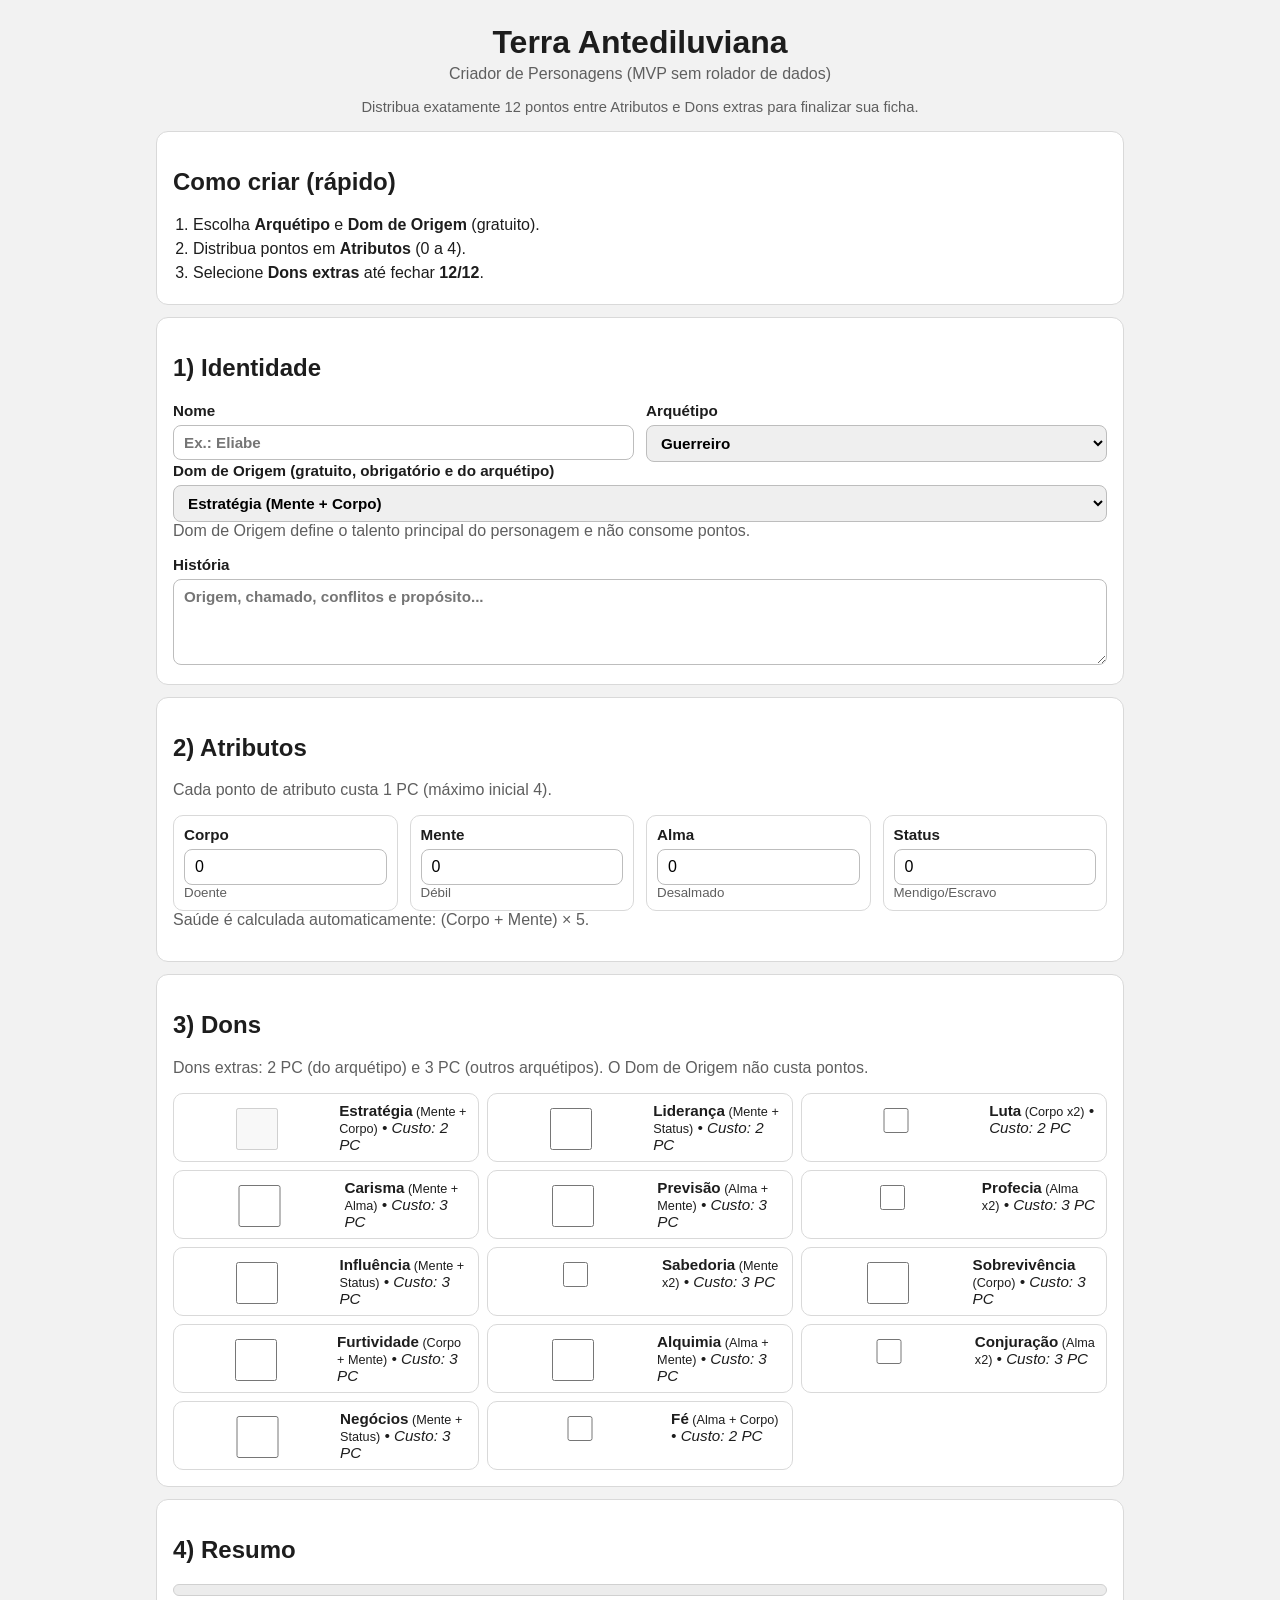
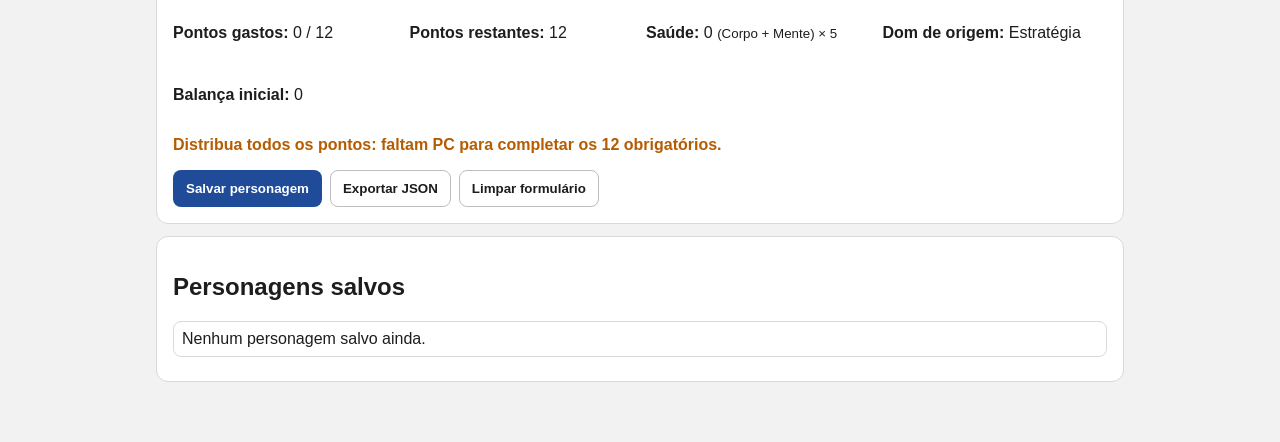
<file: index.html>
<!DOCTYPE html>
<html lang="pt-BR">
<head>
  <meta charset="UTF-8" />
  <meta name="viewport" content="width=device-width, initial-scale=1.0" />
  <title>Terra Antediluviana • Criador de Personagens</title>
  <link rel="stylesheet" href="stylesheets/rpg-app.css" />
</head>
<body>
  <main class="container">
    <header>
      <h1>Terra Antediluviana</h1>
      <p>Criador de Personagens (MVP sem rolador de dados)</p>
      <p class="microcopy">Distribua exatamente 12 pontos entre Atributos e Dons extras para finalizar sua ficha.</p>
    </header>

    <section class="card quick-guide">
      <h2>Como criar (rápido)</h2>
      <ol>
        <li>Escolha <strong>Arquétipo</strong> e <strong>Dom de Origem</strong> (gratuito).</li>
        <li>Distribua pontos em <strong>Atributos</strong> (0 a 4).</li>
        <li>Selecione <strong>Dons extras</strong> até fechar <strong>12/12</strong>.</li>
      </ol>
    </section>

    <section class="card">
      <h2>1) Identidade</h2>
      <div class="grid grid-2">
        <label>Nome
          <input id="nome" type="text" placeholder="Ex.: Eliabe" />
        </label>

        <label>Arquétipo
          <select id="arquetipo"></select>
        </label>
      </div>

      <label>Dom de Origem (gratuito, obrigatório e do arquétipo)
        <select id="domOrigem"></select>
      </label>
      <p class="hint">Dom de Origem define o talento principal do personagem e não consome pontos.</p>

      <label>História
        <textarea id="historia" rows="4" placeholder="Origem, chamado, conflitos e propósito..."></textarea>
      </label>
    </section>

    <section class="card">
      <h2>2) Atributos</h2>
      <p class="hint">Cada ponto de atributo custa 1 PC (máximo inicial 4).</p>
      <div class="grid grid-4" id="atributos"></div>
      <p class="hint">Saúde é calculada automaticamente: (Corpo + Mente) × 5.</p>
    </section>

    <section class="card">
      <h2>3) Dons</h2>
      <p class="hint">Dons extras: 2 PC (do arquétipo) e 3 PC (outros arquétipos). O Dom de Origem não custa pontos.</p>
      <div id="dons" class="dons-list"></div>
    </section>

    <section class="card resumo">
      <h2>4) Resumo</h2>
      <div class="progress-wrap" aria-label="Progresso de pontos">
        <div id="progressBar" class="progress-bar" role="progressbar" aria-valuemin="0" aria-valuemax="12" aria-valuenow="0"></div>
      </div>
      <div class="grid grid-2">
        <p><strong>Pontos gastos:</strong> <span id="gastos">0</span> / 12</p>
        <p><strong>Pontos restantes:</strong> <span id="restantes">12</span></p>
        <p><strong>Saúde:</strong> <span id="saude">0</span> <small>(Corpo + Mente) × 5</small></p>
        <p><strong>Dom de origem:</strong> <span id="domOrigemResumo">-</span></p>
        <p><strong>Balança inicial:</strong> 0</p>
      </div>
      <p id="status" class="status ok">Ficha válida para salvar.</p>

      <div class="actions">
        <button id="salvar">Salvar personagem</button>
        <button id="exportar" class="secondary">Exportar JSON</button>
        <button id="limpar" class="secondary">Limpar formulário</button>
      </div>
    </section>

    <section class="card">
      <h2>Personagens salvos</h2>
      <ul id="listaSalvos" class="saved-list"></ul>
    </section>
  </main>

  <script src="site/app.js"></script>
</body>
</html>
</file>
<file: stylesheets/rpg-app.css>
:root {
  --bg: #f2f2f2;
  --card: #ffffff;
  --text: #1d1d1d;
  --muted: #5f5f5f;
  --line: #d9d9d9;
  --accent: #1f4b99;
  --ok: #146c2e;
  --warn: #b65c00;
  --bad: #8f1d1d;
}

* { box-sizing: border-box; }
body {
  margin: 0;
  font-family: Arial, Helvetica, sans-serif;
  background: var(--bg);
  color: var(--text);
}

.container {
  max-width: 1000px;
  margin: 24px auto;
  padding: 0 16px 24px;
}

header {
  text-align: center;
  margin-bottom: 16px;
}

h1 { margin-bottom: 4px; }
header p { color: var(--muted); margin-top: 0; }
.microcopy { font-size: 0.92rem; }

.card {
  background: var(--card);
  border: 1px solid var(--line);
  border-radius: 12px;
  padding: 16px;
  margin-bottom: 12px;
}

.quick-guide ol {
  margin: 0;
  padding-left: 20px;
}

.quick-guide li { margin-bottom: 6px; }

.grid {
  display: grid;
  gap: 12px;
}
.grid-2 { grid-template-columns: repeat(auto-fit, minmax(220px, 1fr)); }
.grid-4 { grid-template-columns: repeat(auto-fit, minmax(180px, 1fr)); }

label { display: block; font-weight: 600; font-size: 0.95rem; }
input, select, textarea {
  width: 100%;
  margin-top: 6px;
  border: 1px solid #bdbdbd;
  border-radius: 8px;
  padding: 8px 10px;
  font: inherit;
}

.hint {
  color: var(--muted);
  margin-top: 0;
}

.atributo {
  border: 1px solid var(--line);
  border-radius: 10px;
  padding: 10px;
}

.atributo small {
  display: block;
  color: var(--muted);
}

.dons-list {
  display: grid;
  grid-template-columns: repeat(auto-fit, minmax(280px, 1fr));
  gap: 8px;
}
.don-item {
  border: 1px solid var(--line);
  border-radius: 10px;
  padding: 8px;
}
.don-item label {
  display: flex;
  gap: 8px;
  font-weight: 500;
}

.status { font-weight: 700; }
.status.ok { color: var(--ok); }
.status.warn { color: var(--warn); }
.status.error { color: var(--bad); }
.resumo { position: sticky; top: 8px; }

.progress-wrap {
  width: 100%;
  background: #ececec;
  border: 1px solid #d0d0d0;
  border-radius: 999px;
  overflow: hidden;
  height: 12px;
  margin-bottom: 12px;
}

.progress-bar {
  width: 0%;
  height: 100%;
  background: linear-gradient(90deg, #1f4b99, #4b84e6);
  transition: width 0.2s ease-in-out;
}

.actions {
  display: flex;
  flex-wrap: wrap;
  gap: 8px;
}

button {
  border: 1px solid transparent;
  border-radius: 8px;
  padding: 10px 12px;
  font-weight: 700;
  cursor: pointer;
  background: var(--accent);
  color: #fff;
}
button.secondary {
  background: #fff;
  color: var(--text);
  border-color: #bdbdbd;
}

.saved-list { list-style: none; margin: 0; padding: 0; }
.saved-list li {
  display: flex;
  justify-content: space-between;
  align-items: center;
  gap: 8px;
  border: 1px solid var(--line);
  border-radius: 8px;
  padding: 8px;
  margin-bottom: 8px;
}
.saved-list small { color: var(--muted); }

.inline-actions {
  display: flex;
  gap: 6px;
}

@media (max-width: 580px) {
  .saved-list li { flex-direction: column; align-items: flex-start; }
  .resumo { position: static; }
}
</file>
